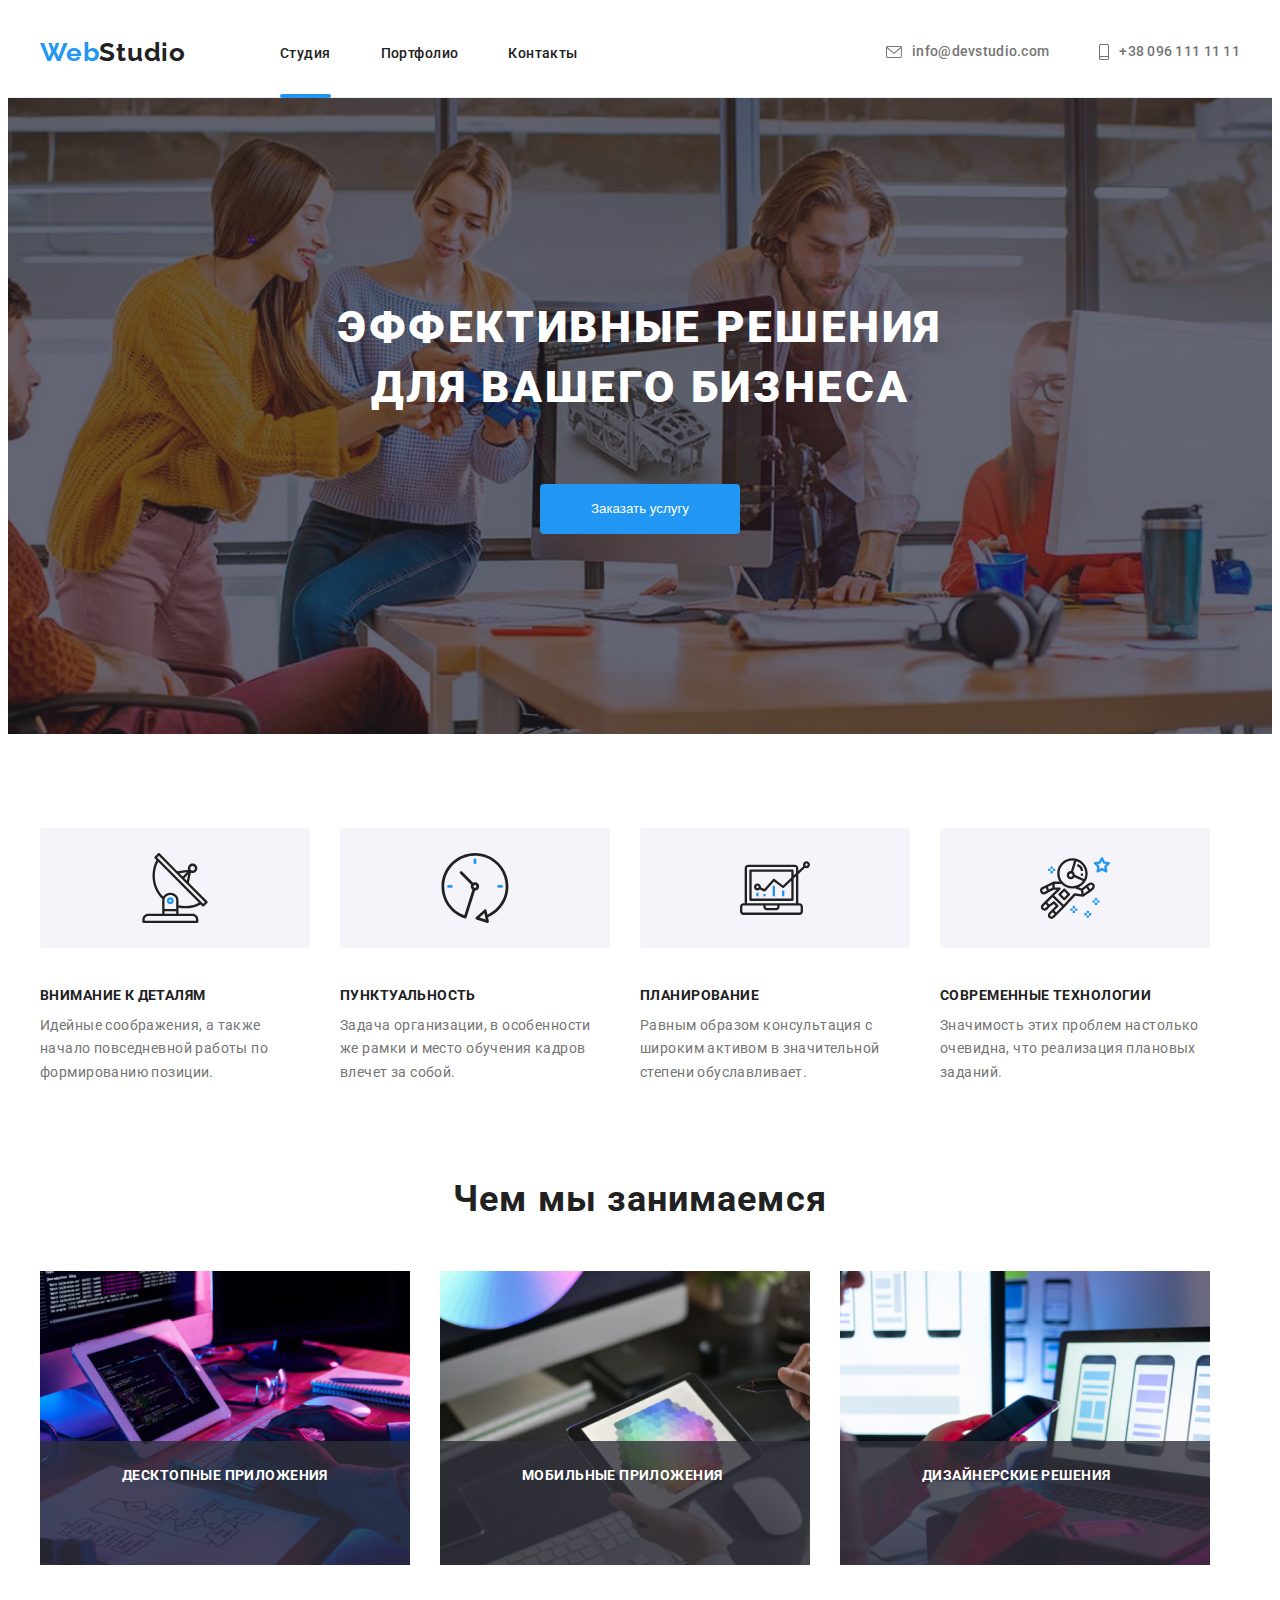
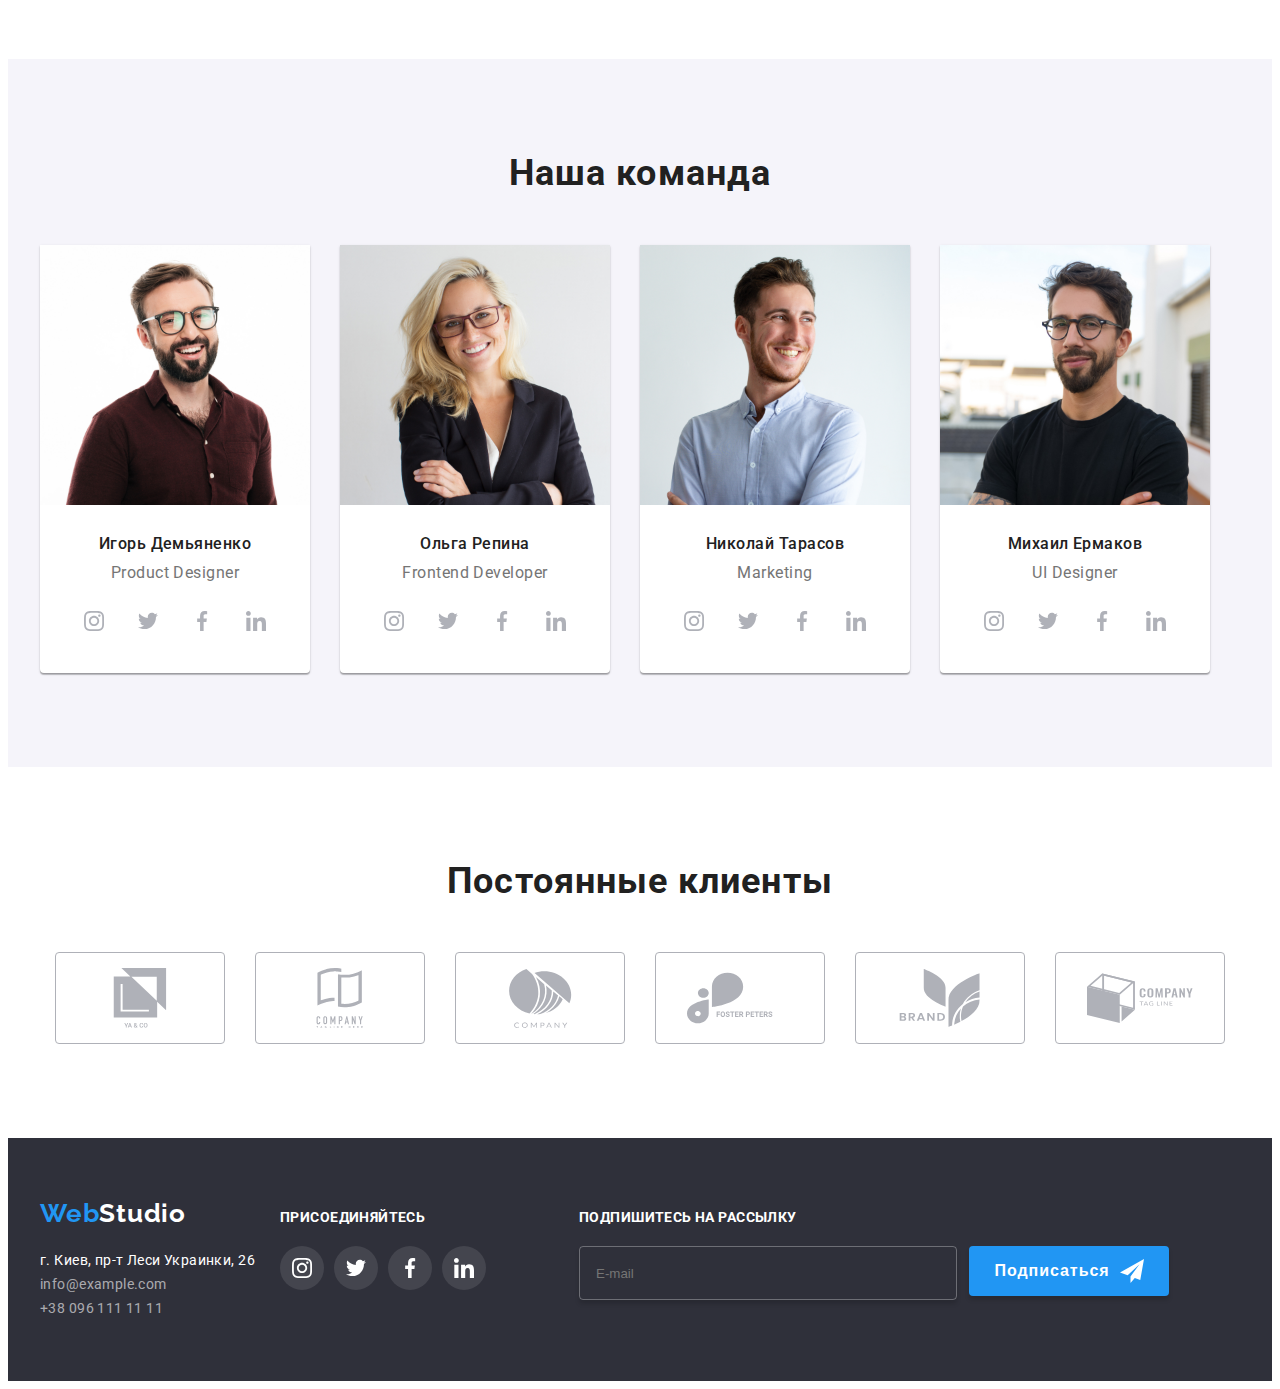
<file: index.html>
<!DOCTYPE html>
<html lang="ru">
  <head>
    <meta charset="UTF-8" />
    <meta http-equiv="X-UA-Compatible" content="IE=edge" />
    <meta name="viewport" content="width=device-width, initial-scale=1.0" />
    <title>Document</title>
    <link
      href="https://fonts.googleapis.com/css2?family=Raleway:wght@700&family=Roboto:wght@400;500;700;900&display=swap"
      rel="stylesheet"
    />
    <link
      rel="stylesheet"
      href="https://cdnjs.cloudflare.com/ajax/libs/modern-normalize/1.1.0/modern-normalize.min.css"
      integrity="sha512-wpPYUAdjBVSE4KJnH1VR1HeZfpl1ub8YT/NKx4PuQ5NmX2tKuGu6U/JRp5y+Y8XG2tV+wKQpNHVUX03MfMFn9Q=="
      crossorigin="anonymous"
      referrerpolicy="no-referrer"
    />
    <link rel="stylesheet" href="./css/main.min.css" />
   
  </head>
  <body>
    <header class="header">
      <div class="container header__container">
        <nav class="navigation">
          <a href="./index.html" class="logo">
            Web<span class="studio">Studio</span>
          </a>
          <ul class="nav">
            <li class="nav__item ">
              <a class="nav__link current " href="/index.html"
                >Студия</a
              >
            </li>
            <li class="nav__item">
              <a class="nav__link " href="./portfolio.html">Портфолио</a>
            </li>
            <li class="nav__item">
              <a class="nav__link" href="">Контакты</a>
            </li>
          </ul>
        </nav>
        <ul class="contacts">
          <li class="contacts__item header-mail">
            <a class="contacts__link " href="mailto:info@devstudio.com"
              > <svg class="contacts__icon" width="16px" height="12px">
                <use href="./images/sprite.svg#icon-envelope"></use>
              </svg>info@devstudio.com</a
            >
          </li>
          <li class="contacts__item header-tel ">
            <a class="contacts__link " href="tel:+380961111111"
              ><svg class="contacts__icon" width="10px" height="16px">
              <use href="./images/sprite.svg#icon-smartphone"></use>
              </svg>+38 096 111 11 11</a
            >
          </li>
        </ul>
      </div>
    </header>
    <main>
      <section class="hero">
        <div class="container ">
          <h1 class="hero__title">
            Эффективные решения <br />
            для вашего бизнеса
          </h1>
          <button class="hero__button btn" data-modal-open type="button">Заказать услугу</button>
        </div>
      </section>
      <section class="section">
        <div class="container">
          <h2 class="section__title visually-hidden">Наши плюсы</h2>
          <ul class="features">
            <li class="features__item"> <div class="features__container">
              <svg class="features__icon">
                <use href="./images/sprite.svg#icon-antenna"></use>
              </svg>
            </div>
              <h3 class="features__title">Внимание к деталям</h3>
              <p class="features__text">
                Идейные соображения, а также начало повседневной работы по
                формированию позиции.
              </p>
            </li>
            <li class="features__item"> <div class="features__container">
              <svg class="features__icon">
                <use href="./images/sprite.svg#icon-clock"></use>
              </svg>
            </div>
              <h3 class="features__title">Пунктуальность</h3>
              <p class="features__text">
                Задача организации, в особенности же рамки и место обучения
                кадров влечет за собой.
              </p>
            </li>
            <li class="features__item">
              <div class="features__container"><svg class="features__icon">
                <use href="./images/sprite.svg#icon-diagram"></use>
              </svg>
            </div>
              <h3 class="features__title">Планирование</h3>
              <p class="features__text">
                Равным образом консультация с широким активом в значительной
                степени обуславливает.
              </p>
            </li>
            <li class="features__item"> <div class="features__container">
              <svg class="features__icon" >
                <use  href="./images/sprite.svg#icon-astronaut"></use>
              </svg>
            </div>
              <h3 class="features__title">Современные технологии</h3>
              <p class="features__text">
                Значимость этих проблем настолько очевидна, что реализация
                плановых заданий.
              </p>
            </li>
          </ul>
        </div>
      </section>
      <section class="section section__task">
        <div class="container">
          <h2 class="section__title">Чем мы занимаемся</h2>
          <ul class="task ">
            <li class="task__item">
              <div class="task__wrapper">
              <img
                src="./images/box1.jpg"
                alt="набор текста на клавиатуре"
                width="370"
              />
              <p class="task__text">Десктопные приложения</p>
            </div>
            </li>
            <li class="task__item">
              <div class="task__wrapper">
              <img
                src="./images/img(1).jpg"
                alt="использование графического планшета"
                width="370"
              />
              <p class="task__text">Мобильные приложения</p>
            </div>
            </li>
            <li class="task__item">
              <div class="task__wrapper">

              <img
                src="./images/img2.jpg"
                alt="использование телефона"
                width="370"
              />
              <p class="task__text">Дизайнерские решения</p>
            </div>
            </li>
          </ul>
        </div>
      </section>
      <section class=" section section__team">
        <div class="container">
          <h2 class="section__title">Наша команда</h2>
          <ul class="team">
            <li class="team__item">
              <img
                src="./images/img(2).jpg"
                alt="портрет Игоря Демьяненко "
                width="270"
              />
              <div class="box">
                <h3 class="box__title">Игорь Демьяненко</h3>
                <p class="box__paragraph">Product Designer</p>
                <ul class=" social">
                  <li class="social__item">
                    <a href="" class="social__link">
                      <svg class="social__icon">
                        <use href="./images/sprite.svg#icon-instagram"></use>
                      </svg>
                    </a>
                  </li>
                  <li class="social__item">
                    <a href="" class="social__link">
                      <svg class="social__icon">
                        <use href="./images/sprite.svg#icon-twitter"></use>
                      </svg>
                    </a>
                  </li>
                  <li class="social__item">
                    <a href="" class="social__link">
                      <svg class="social__icon">
                        <use href="./images/sprite.svg#icon-facebook"></use>
                      </svg>
                    </a>
                  </li>
                  <li class="social__item">
                    <a href="" class="social__link">
                      <svg class="social__icon">
                        <use href="./images/sprite.svg#icon-linkedin"></use>
                      </svg>
                    </a>
                  </li>
                </ul>
              </div>
            </li>
            <li class="team__item">
              <img
                src="./images/img(3).jpg"
                alt="портрет Ольги Репиной "
                width="270"
              />
              <div class="box">
                <h3 class="box__title">Ольга Репина</h3>
                <p class="box__paragraph">Frontend Developer</p>
                    <ul class=" social">
                      <li class="social__item">
                        <a href="" class="social__link">
                          <svg class="social__icon">
                            <use href="./images/sprite.svg#icon-instagram"></use>
                          </svg>
                        </a>
                      </li>
                      <li class="social__item">
                        <a href="" class="social__link">
                          <svg class="social__icon">
                            <use href="./images/sprite.svg#icon-twitter"></use>
                          </svg>
                        </a>
                      </li>
                      <li class="social__item">
                        <a href="" class="social__link">
                          <svg class="social__icon">
                            <use href="./images/sprite.svg#icon-facebook"></use>
                          </svg>
                        </a>
                      </li>
                      <li class="social__item">
                        <a href="" class="social__link">
                          <svg class="social__icon">
                            <use href="./images/sprite.svg#icon-linkedin"></use>
                          </svg>
                        </a>
                      </li>
                    </ul>
              </div>
            </li>
            <li class="team__item">
              <img
                src="./images/img(4).jpg"
                alt="портрет Николая Тарасова"
                width="270"
              />
              <div class="box">
                <h3 class="box__title">Николай Тарасов</h3>
                <p class="box__paragraph">Marketing</p>
                  <ul class=" social">
                    <li class="social__item">
                      <a href="" class="social__link">
                        <svg class="social__icon">
                          <use href="./images/sprite.svg#icon-instagram"></use>
                        </svg>
                      </a>
                    </li>
                    <li class="social__item">
                      <a href="" class="social__link">
                        <svg class="social__icon">
                          <use href="./images/sprite.svg#icon-twitter"></use>
                        </svg>
                      </a>
                    </li>
                    <li class="social__item">
                      <a href="" class="social__link">
                        <svg class="social__icon">
                          <use href="./images/sprite.svg#icon-facebook"></use>
                        </svg>
                      </a>
                    </li>
                    <li class="social__item">
                      <a href="" class="social__link">
                        <svg class="social__icon">
                          <use href="./images/sprite.svg#icon-linkedin"></use>
                        </svg>
                      </a>
                    </li>
                  </ul>
              </div>
            </li>
            <li class="team__item">
              <img
                src="./images/img.jpg"
                alt="портрет Михаила Ермакова"
                width="270"
              />
              <div class="box">
                <h3 class="box__title">Михаил Ермаков</h3>
                <p class="box__paragraph">UI Designer</p>
                    <ul class=" social">
                      <li class="social__item">
                        <a href="" class="social__link">
                          <svg class="social__icon">
                            <use href="./images/sprite.svg#icon-instagram"></use>
                          </svg>
                        </a>
                      </li>
                      <li class="social__item">
                        <a href="" class="social__link">
                          <svg class="social__icon">
                            <use href="./images/sprite.svg#icon-twitter"></use>
                          </svg>
                        </a>
                      </li>
                      <li class="social__item">
                        <a href="" class="social__link">
                          <svg class="social__icon">
                            <use href="./images/sprite.svg#icon-facebook"></use>
                          </svg>
                        </a>
                      </li>
                    <li class="social__item">
                      <a href="" class="social__link">
                        <svg class="social__icon">
                          <use href="./images/sprite.svg#icon-linkedin"></use>
                        </svg>
                      </a>
                    </li>
                    </ul>
        </div>
      </section>
      <section class=" section section__customer">
        <div class="container">
          <h2 class="section__title">Постоянные клиенты</h2>
          <ul class="customer">
            <li class="customer__item">
              <a href="" class="customer__link">
                <svg class="customer__icon">
                  <use href="./images/sprite.svg#icon-1"></use>
                </svg>
              </a>
            </li>
            <li class="customer__item">
              <a href="" class="customer__link">
                <svg class="customer__icon ">
                  <use href="./images/sprite.svg#icon-2"></use>
                </svg>
              </a>
              <li class="customer__item">
                <a href="" class="customer__link">
                  <svg class="customer__icon ">
                    <use href="./images/sprite.svg#icon-3"></use>
                  </svg>
                </a>
                <li class="customer__item">
                  <a href="" class="customer__link">
                    <svg class="customer__icon ">
                      <use href="./images/sprite.svg#icon-4"></use>
                    </svg>
                  </a>
                  <li class="customer__item">
                    <a href="" class="customer__link">
                      <svg class="customer__icon ">
                        <use href="./images/sprite.svg#icon-5"></use>
                      </svg>
                    </a>
                    <li class="customer__item">
                      <a href="" class="customer__link">
                        <svg class="customer__icon ">
                          <use href="./images/sprite.svg#icon-6"></use>
                        </svg>
                      </a>
            </ul>
        </div>
      </section>
    </main>
    <footer class="footer">
      <div class="container footer-container">
        <div class="" ><a href="./index.html" class="logo">
          Web<span class="footer__studio">Studio</span>
        </a>
        <address class="address">
          <ul class="connection">
            <li class="connection__item ">г. Киев, пр-т Леси Украинки, 26</li>
            <li class="connection__item">
              <a
                class="connection__link "
                href="mailto:info@devstudio.com"
                >info@example.com</a
              >
            </li>
            <li class="connection__item">
              <a class="connection__link" href="tel:+380961111111"
                >+38 096 111 11 11</a
              >
            </li>
          </ul>
        </address>
      </div> 
      <div class=" right">
        <h2 class="footer-title">присоединяйтесь</h2>
        <ul class="join ">
          <li class="join__item">
            <a href="" class="join__link">
              <svg class="join__icon">
                <use href="./images/sprite.svg#icon-instagram"></use>
              </svg>
            </a>
          </li>
          <li class="join__item">
            <a href="" class="join__link">
              <svg class="join__icon">
                <use href="./images/sprite.svg#icon-twitter"></use>
              </svg>
            </a>
          </li>
          <li class="join__item">
            <a href="" class="join__link">
              <svg class="join__icon">
                <use href="./images/sprite.svg#icon-facebook"></use>
              </svg>
            </a>
          </li>
          <li class="join__item">
            <a href="" class="join__link">
              <svg class="join__icon">
                <use href="./images/sprite.svg#icon-linkedin"></use>
              </svg>
            </a>
          </li>
        </ul>
      </div>
      <div class="form">
          <h2 class="footer-title ">Подпишитесь на рассылку</h2>
         <form action="#" class="form-send">
      <div class="follow"> <input type="text" name="user-mail-follow" id="user-mail-follow" class="follow__mail" placeholder="E-mail" />
          <button type="submit" class="btn follow__btn">Подписаться
            <svg class="follow__icon" width="24" height="24">
              <use href="./images/sprite.svg#icon-send"></use>
            </svg>
          </button>
        </div>
         </form>
        
      </div>
    </div>
    </footer>
    <div class="backdrop is-hidden " data-modal>
      <div class="modal">
        <button type="button" class="close-btn" data-modal-close>
            <svg class="button-icon">
              <use href="./images/sprite.svg#icon-cross"></use>
            </svg>
        </button>
        <p class="modal-title">Оставьте свои данные, мы вам перезвоним</p>
        <form action="#" class="modal-form">
          <div class="modal-field">
            <label for="user-name" class="input-label">Имя</label>
            <span class="input-wrapper">
              <input type="text" name="user-name" id="user-name" class="modal-input" />
              <svg class="input-icon" width="18" height="18">
                <use href="./images/sprite.svg#icon-person-black"></use>
              </svg>
            </span>
          </div>
          <div class="modal-field">
            <label for="user-phone" class="input-label">Телефон</label>
            <span class="input-wrapper">
              <input type="text" name="user-phone" id="user-phone" class="modal-input" />
              <svg class="input-icon" width="18" height="18">
                <use href="./images/sprite.svg#icon-phone-black"></use>
              </svg>
            </span>
          </div>
          <div class="modal-field">
            <label for="user-email" class="input-label">Почта</label>
            <span class="input-wrapper">
              <input type="text" name="user-email" id="user-email" class="modal-input" />
              <svg class="input-icon" width="18" height="18">
                <use href="./images/sprite.svg#icon-email-black"></use>
              </svg>
            </span>
          </div>
          <div class="text-box">
            <label for="user-text" class="input-label" >Комментарий</label>
            <textarea name="user-text" id="user-text" class="modal-input-text" placeholder="Введите текст"></textarea>
          </div>
          <input type="checkbox" id="modal-checkbox" class="modal-checkbox visually-hidden">
          <label for="modal-checkbox" class="check-text">
                        <span>
                            <svg class="check-icon" width="11" height="8">
                                <use
                                    href="./images/sprite.svg#icon-tik"
                                ></use>
                            </svg>
                        </span>
                        Соглашаюсь с рассылкой и принимаю <a href="" class="condition"> Условия договора</a> 
                      </label>
                      <button type="submit" class="btn modal-btn">
                        Отправить
                      </button>
        </form>
      </div>
    </div>
  <script src="./js/modal.js"></script>
  </body>
</html>
</file>
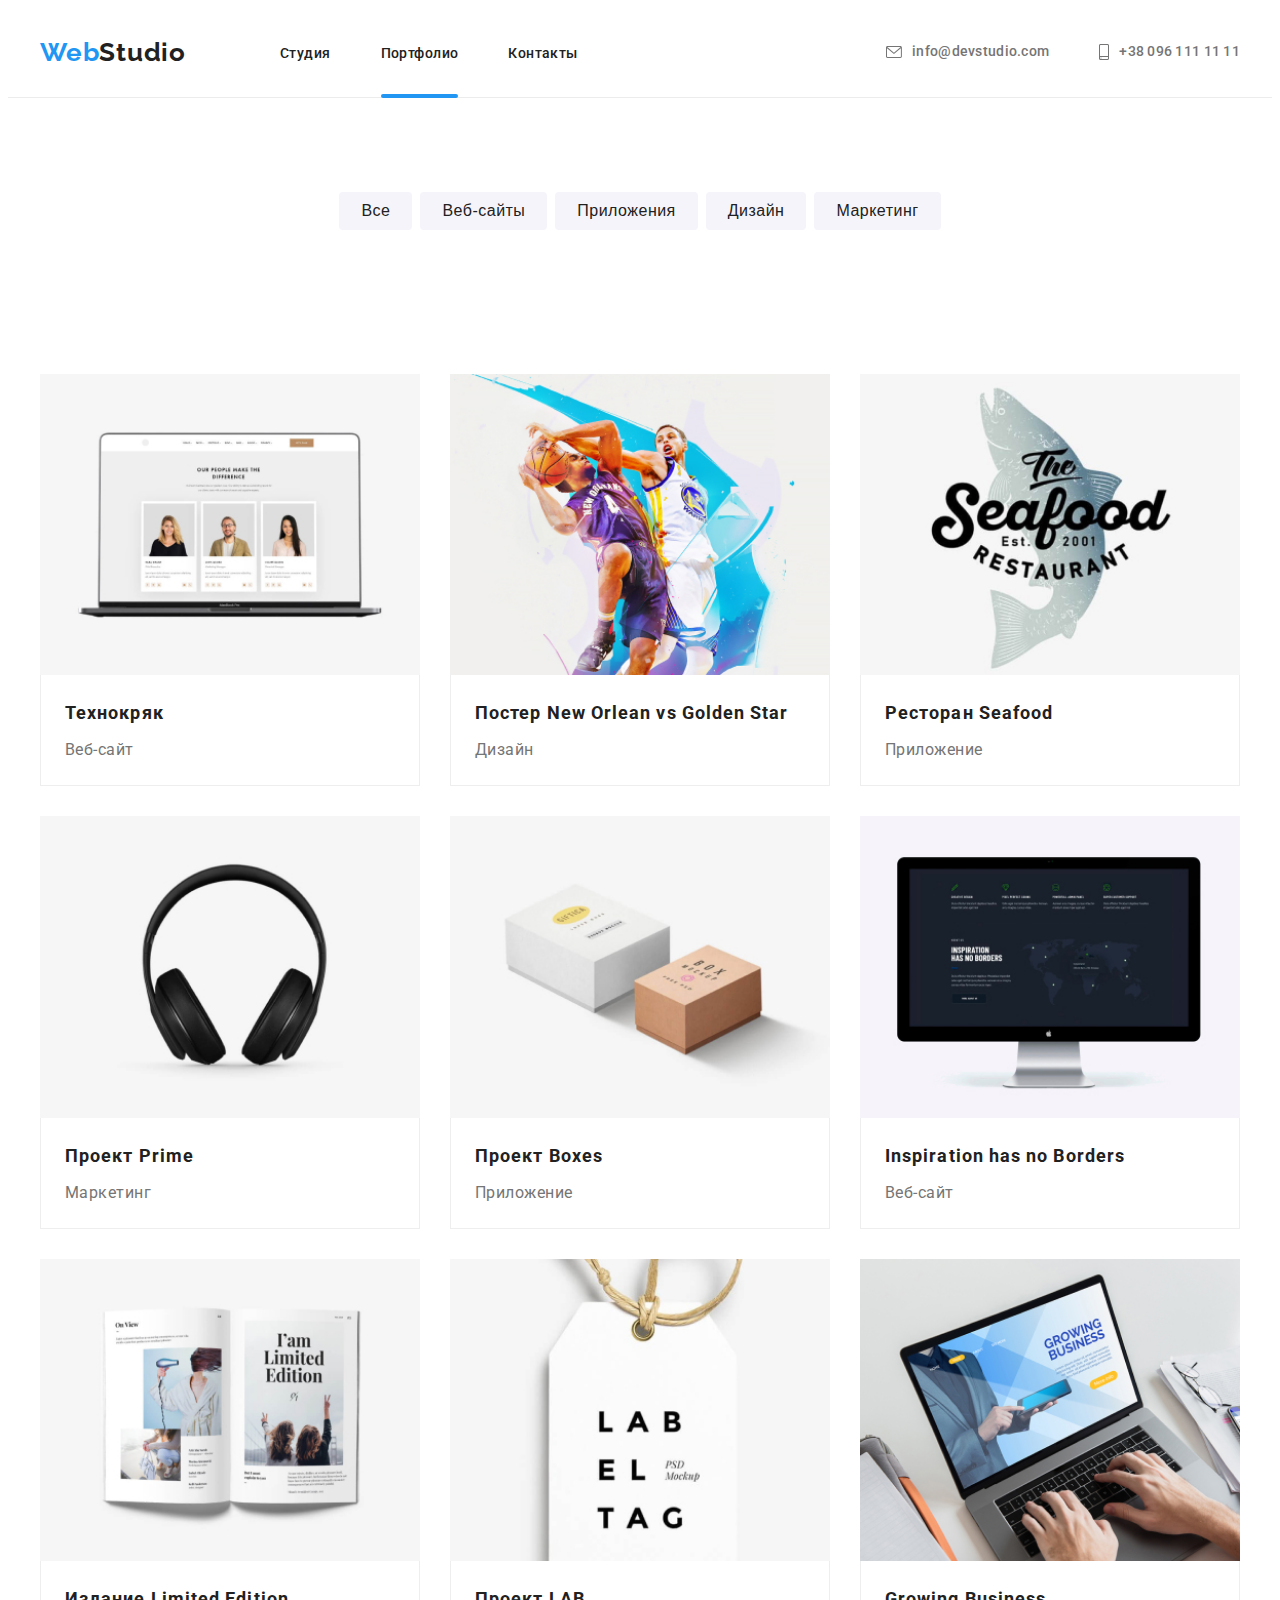
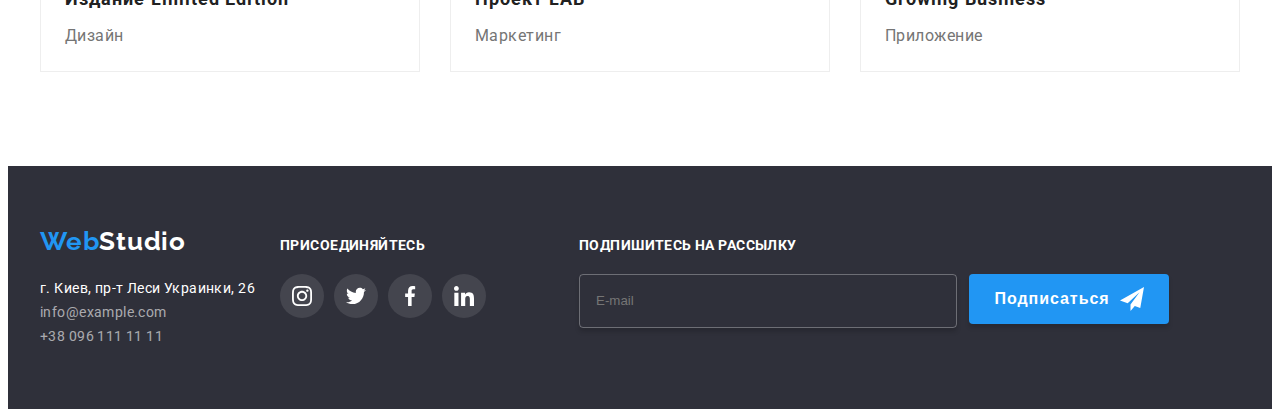
<file: portfolio.html>
<!DOCTYPE html>
<html lang="en">
  <head>
    <meta charset="UTF-8" />
    <meta http-equiv="X-UA-Compatible" content="IE=edge" />
    <meta name="viewport" content="width=device-width, initial-scale=1.0" />
    <title>Document</title>
    <link
      href="https://fonts.googleapis.com/css2?family=Raleway:wght@700&family=Roboto:wght@400;500;700;900&display=swap"
      rel="stylesheet"
    />
    <link rel="stylesheet" href="./css/main.min.css" />
  </head>
  <body>
    <header class="header">
      <div class="container header__container">
        <nav class="navigation">
          <a href="./index.html" class="logo">
            Web<span class="studio">Studio</span>
          </a>
          <ul class="nav">
            <li class="nav__item">
              <a class="nav__link  " href="/index.html">Студия</a>
            </li>
            <li class="nav__item">
              <a class="nav__link current " href="./portfolio.html">Портфолио</a>
            </li>
            <li class="nav__item">
              <a class="nav__link" href="">Контакты</a>
            </li>
          </ul>
        </nav>
        <ul class="contacts">
          <li class="contacts__item header-mail">
            <a class="contacts__link " href="mailto:info@devstudio.com"> <svg class="contacts__icon" width="16px"
                height="12px">
                <use href="./images/sprite.svg#icon-envelope"></use>
              </svg>info@devstudio.com</a>
          </li>
          <li class="contacts__item header-tel ">
            <a class="contacts__link " href="tel:+380961111111"><svg class="contacts__icon" width="10px" height="16px">
                <use href="./images/sprite.svg#icon-smartphone"></use>
              </svg>+38 096 111 11 11</a>
          </li>
        </ul>
      </div>
    </header>
    <main>
      <section class="section">
        <div class="container ">
          <h1 class="visually-hidden">Наши работы</h1>
          <ul class="sort">
            <li class="sort__item"><button type="button" class="sort__button btn" >Все</button></li>
            <li class="sort__item"><button type="button" class="sort__button btn">Веб-сайты</button></li>
            <li class="sort__item">
              <button type="button" class="sort__button btn">Приложения</button>
            </li>
            <li class="sort__item"><button type="button" class="sort__button btn">Дизайн</button></li>
            <li class="sort__item"><button type="button" class="sort__button btn">Маркетинг</button></li>
          </ul>
          <ul class="examples ">
            <li class="examples__item">
              <a class="examples__link link" href="">
                <div class="examples__wrapper">
                  <img class="main-img" src="./images/img11.jpg" width="370" height="294" alt="" />
                <p class="examples__text ">
                  Технокряк это современная площадка распространения коронавируса. Компании используют эту платформу для цифрового
                  шпионажа и атак на защищённые сервера конкурентов.
                </p>
              </div>
              <div class="case">
                <h2 class="case__title">Технокряк</h2>
                <p class="case-paragraph">Веб-сайт</p>
              </div></a>
            </li>
            <li class="examples__item">
              <a class="examples__link link" href="">
                <div class="examples__wrapper"><img class="main-img" src="./images/img-2.jpg" width="370" height="294" alt="" />
                <p class="examples__text ">
                  Технокряк это современная площадка распространения коронавируса. Компании используют эту платформу для цифрового
                  шпионажа и атак на защищённые сервера конкурентов.
                </p></div>
              <div class="case">
                <h2 class="case__title">
                  Постер New Orlean vs Golden Star
                </h2>
                <p class="case-paragraph">Дизайн</p>
              </div></a>
            </li>
            <li class="examples__item">
             <a class="examples__link link" href=""> <div class="examples__wrapper"><img class="main-img" src="./images/img-3.jpg" width="370" height="294" alt="" />
              <p class="examples__text ">
                Технокряк это современная площадка распространения коронавируса. Компании используют эту платформу для цифрового
                шпионажа и атак на защищённые сервера конкурентов.
              </p></div>
              <div class="case">
                <h2 class="case__title">Ресторан Seafood</h2>
                <p class="case-paragraph">Приложение</p>
              </div></a>
            </li>
            <li class="examples__item">
              <a class="examples__link link" href=""><div class="examples__wrapper"><img class="main-img" src="./images/img-4.jpg" width="370" height="294" alt="" />
                <p class="examples__text ">
                  Технокряк это современная площадка распространения коронавируса. Компании используют эту платформу для цифрового
                  шпионажа и атак на защищённые сервера конкурентов.
                </p></div>
              <div class="case">
                <h2 class="case__title">Проект Prime</h2>
                <p class="case-paragraph">Маркетинг</p>
              </div></a>
            </li>
            <li class="examples__item">
              <a class="examples__link link" href=""><div class="examples__wrapper"><img class="main-img" src="./images/img-5.jpg" width="370" height="294" alt="" />
                <p class="examples__text ">
                  Технокряк это современная площадка распространения коронавируса. Компании используют эту платформу для цифрового
                  шпионажа и атак на защищённые сервера конкурентов.
                </p></div>
              <div class="case">
                <h2 class="case__title">Проект Boxes</h2>
                <p class="case-paragraph">Приложение</p>
              </div></a>
            </li>
            <li class="examples__item">
              <a class="examples__link link" href=""><div class="examples__wrapper"><img class="main-img" src="./images/img-6.jpg" width="370" height="294" alt="" />
                <p class="examples__text ">
                  Технокряк это современная площадка распространения коронавируса. Компании используют эту платформу для цифрового
                  шпионажа и атак на защищённые сервера конкурентов.
                </p></div>
              <div class="case">
                <h2 class="case__title">Inspiration has no Borders</h2>
                <p class="case-paragraph">Веб-сайт</p>
              </div></a>
            </li>
            <li class="examples__item">
              <a class="examples__link link" href=""><div class="examples__wrapper"><img class="main-img" src="./images/img-7.jpg" width="370" height="294" alt="" />
                <p class="examples__text ">
                  Технокряк это современная площадка распространения коронавируса. Компании используют эту платформу для цифрового
                  шпионажа и атак на защищённые сервера конкурентов.
                </p></div>
              <div class="case">
                <h2 class="case__title">Издание Limited Edition</h2>
                <p class="case-paragraph">Дизайн</p>
              </div></a>
            </li>
            <li class="examples__item">
              <a class="examples__link link" href=""><div class="examples__wrapper"><img class="main-img" src="./images/img-8.jpg" width="370" height="294" alt="" />
                <p class="examples__text ">
                  Технокряк это современная площадка распространения коронавируса. Компании используют эту платформу для цифрового
                  шпионажа и атак на защищённые сервера конкурентов.
                </p></div>
              <div class="case">
                <h2 class="case__title">Проект LAB</h2>
                <p class="case-paragraph">Маркетинг</p>
              </div></a>
            </li>
            <li class="examples__item">
              <a class="examples__link link" href=""><div class="examples__wrapper"><img class="main-img" src="./images/img-9.jpg" width="370" height="294" alt="" />
                <p class="examples__text ">
                  Технокряк это современная площадка распространения коронавируса. Компании используют эту платформу для цифрового
                  шпионажа и атак на защищённые сервера конкурентов.
                </p></div>
              <div class="case">
                <h2 class="case__title">Growing Business</h2>
                <p class="case-paragraph">Приложение</p>
              </div></a>
            </li>
          </ul>
        </div>
      </section>
    </main>
<footer class="footer">
  <div class="container footer-container">
    <div class=""><a href="./index.html" class="logo">
        Web<span class="footer__studio">Studio</span>
      </a>
      <address class="address">
        <ul class="connection">
          <li class="connection__item ">г. Киев, пр-т Леси Украинки, 26</li>
          <li class="connection__item">
            <a class="connection__link " href="mailto:info@devstudio.com">info@example.com</a>
          </li>
          <li class="connection__item">
            <a class="connection__link" href="tel:+380961111111">+38 096 111 11 11</a>
          </li>
        </ul>
      </address>
    </div>
    <div class=" right">
      <h2 class="footer-title">присоединяйтесь</h2>
      <ul class="join ">
        <li class="join__item">
          <a href="" class="join__link">
            <svg class="join__icon">
              <use href="./images/sprite.svg#icon-instagram"></use>
            </svg>
          </a>
        </li>
        <li class="join__item">
          <a href="" class="join__link">
            <svg class="join__icon">
              <use href="./images/sprite.svg#icon-twitter"></use>
            </svg>
          </a>
        </li>
        <li class="join__item">
          <a href="" class="join__link">
            <svg class="join__icon">
              <use href="./images/sprite.svg#icon-facebook"></use>
            </svg>
          </a>
        </li>
        <li class="join__item">
          <a href="" class="join__link">
            <svg class="join__icon">
              <use href="./images/sprite.svg#icon-linkedin"></use>
            </svg>
          </a>
        </li>
      </ul>
    </div>
    <div class="form">
      <h2 class="footer-title ">Подпишитесь на рассылку</h2>
      <form action="#" class="form-send">
        <div class="follow"> <input type="text" name="user-mail-follow" id="user-mail-follow" class="follow__mail"
            placeholder="E-mail" />
          <button type="submit" class="btn follow__btn">Подписаться
            <svg class="follow__icon" width="24" height="24">
              <use href="./images/sprite.svg#icon-send"></use>
            </svg>
          </button>
        </div>
      </form>

    </div>
  </div>
</footer>
  </body>
</html>
</file>
<file: css/main.min.css>
:root{--title-color: #212121;--accent-color: #2196f3;--text-color: #757575;--primary-title-color: #ffffff;--background-color: #2f303a;--button-color: #2196f3;--button-text-color: #ffffff;--footer-color: #ffffff99;--bg-footer-color: #2f303a;--buttons-color-portfolio: #f5f4fa;--footer-link-color: rgba(255, 255, 255, 0.6);--our-team-bgc: #f5f4fa;--icon-color: #afb1b8;--modal-color-input: #757575}p,h1,h2,h3,h4,h5,h6{margin:0}ul{list-style:none;margin:0;padding-left:0}input{cursor:pointer}img{display:block;max-width:100%;height:auto}body{font-family:"Roboto", sans-serif;letter-spacing:0.02em}.section{padding-top:94px;padding-bottom:94px}a{text-decoration:none}.btn{cursor:pointer;border:transparent}.section__title{font-weight:700;font-size:36px;line-height:1.16;letter-spacing:0.03em;color:var(--title-color);margin-bottom:50px;text-align:center}.visually-hidden{position:absolute;width:1px;height:1px;margin:-1px;padding:0;overflow:hidden;border:0;clip:rect(0 0 0 0)}.container{padding:0 15px;width:1200px;margin:0 auto}.current{color:var(--accent-color)}.current::after{content:"";position:absolute;width:100%;height:4px;border-radius:2px;background-color:var(--accent-color);display:block;bottom:-37px}.header{padding-top:29px;padding-bottom:29px;border-bottom:solid 1px #ececec}.contacts__link{display:flex;align-items:center}.contacts__link:hover .contacts__icon{fill:var(--accent-color)}.contacts__link:focus .contacts__icon{fill:var(--accent-color)}.header__container{display:flex;align-items:center}.navigation{display:flex;align-items:center}.nav{display:flex}.contacts{margin-left:auto;display:flex;align-items:center}.contacts__icon{fill:var(--text-color);margin-right:10px;transition:fill 250ms cubic-bezier(0.4, 0, 0.2, 1)}.nav__item:not(:last-child){margin-right:50px}.logo{color:var(--accent-color);font-family:Raleway;font-weight:700;font-size:26px;line-height:1.19;letter-spacing:0.03em;margin-right:94px}.studio{color:var(--title-color)}.nav__link{font-weight:500;font-size:14px;line-height:1.14;letter-spacing:0.03em;color:var(--title-color);position:relative;transition:color 250ms cubic-bezier(0.4, 0, 0.2, 1)}.nav__link:hover,.nav__link:focus{color:var(--accent-color)}.contacts__link{font-weight:500;font-size:14px;line-height:1.14;letter-spacing:0.02em;color:var(--text-color);transition:color 250ms cubic-bezier(0.4, 0, 0.2, 1)}.contacts__link:hover,.contacts__link:focus{color:var(--accent-color)}.contacts__item:not(:last-child){margin-right:50px}.hero{padding-top:200px;padding-bottom:200px;background-image:linear-gradient(to right, rgba(47,48,58,0.4), rgba(47,48,58,0.4)),url(../images/main-bg.jpg);background-repeat:no-repeat;background-position:center;background-size:cover;text-align:center}.hero__title{font-weight:900;font-size:44px;line-height:1.36;letter-spacing:0.06em;color:var(--primary-title-color);margin-bottom:66px;text-transform:uppercase}.hero__button{background-color:var(--button-color);color:var(--button-text-color);width:200px;height:50px;border-radius:4px;padding:10px 32px}.features__container{height:120px;width:270px;background-color:var(--buttons-color-portfolio);margin-bottom:40px;border-radius:4px;display:flex;justify-content:center;align-items:center}.features__icon{height:70px;width:70px;background-size:cover}.features{display:flex;flex-wrap:wrap}.features__item:not(:last-child){margin-right:30px}.features__title{font-weight:700;font-size:14px;line-height:1.14;letter-spacing:0.03em;text-transform:uppercase;color:var(--title-color);margin-bottom:10px}.features__text{width:270px;font-size:14px;line-height:1.71;letter-spacing:0.03em;color:var(--text-color)}.section__task{padding-top:0}.task__wrapper{position:relative;overflow:hidden}.task__text{font-weight:700;font-size:14px;line-height:1.14;letter-spacing:0.03em;text-transform:uppercase;color:var(--primary-title-color);background:rgba(47,48,58,0.8);bottom:0;height:70px;width:100%;padding:27px 82px;position:absolute}.task{display:flex}.task__item:not(:last-child){margin-right:30px}.section__team{background-color:var(--our-team-bgc)}.team__title{font-weight:700;font-size:36px;line-height:1.16;letter-spacing:0.03em;color:var(--title-color);margin-bottom:50px;text-align:center}.team{display:flex}.team__item{box-shadow:0px 1px 3px rgba(0,0,0,0.12),0px 1px 1px rgba(0,0,0,0.14),0px 2px 1px rgba(0,0,0,0.2);border-radius:0px 0px 4px 4px;background-color:#fff}.team__item:not(:last-child){margin-right:30px}.box{padding-top:30px;padding-bottom:30px}.box__title{font-weight:500;font-size:16px;line-height:1.18;letter-spacing:0.03em;color:var(--title-color);margin-bottom:10px;text-align:center}.box__paragraph{font-size:16px;line-height:1.18;letter-spacing:0.03em;color:var(--text-color);text-align:center;margin-bottom:16px}.social{display:flex;justify-content:center}.social__item{height:44px;width:44px}.social__item+.social__item{margin-left:10px}.social__icon{height:20px;width:20px;fill:var(--icon-color);transition:fill 250ms cubic-bezier(0.4, 0, 0.2, 1)}.social__link{width:100%;height:100%;border-radius:50%;background-color:var(--button-text-color);display:flex;align-items:center;justify-content:center;transition:background-color 250ms cubic-bezier(0.4, 0, 0.2, 1)}.social__link:hover,.social__link:focus{background-color:var(--button-color)}.social__link:hover .social__icon,.social__link:focus .social__icon{fill:var(--primary-title-color)}.customer{display:flex;justify-content:center}.customer__item{height:92px;width:170px}.customer__item+.customer__item{margin-left:30px}.customer__icon{height:60px;width:106px;fill:var(--icon-color);transition:fill 250ms cubic-bezier(0.4, 0, 0.2, 1)}.customer__link{width:100%;height:100%;border-radius:4px;background-color:var(--button-text-color);display:flex;align-items:center;justify-content:center;border:1px solid #afb1b8;box-sizing:border-box;transition:border-color 250ms cubic-bezier(0.4, 0, 0.2, 1)}.customer__link:hover,.customer__link:focus{border-color:var(--button-color)}.customer__link:hover .customer__icon,.customer__link:focus .customer__icon{fill:var(--button-color)}.footer-container{display:flex;align-items:baseline}.footer__contacts{margin-right:70px}.footer{background-color:var(--bg-footer-color);padding-top:60px;padding-bottom:60px}.connection__item{font-size:14px;line-height:1.71;letter-spacing:0.03em;color:var(--primary-title-color)}.address{margin-top:20px}.connection{font-size:14px;line-height:1.71;letter-spacing:0.03em;color:var(--footer-color);font-style:normal}.footer__studio{color:var(--button-text-color)}.connection__link{font-weight:400;font-size:14px;line-height:1.71;letter-spacing:0.03em;color:rgba(255,255,255,0.6);transition:color 250ms cubic-bezier(0.4, 0, 0.2, 1);display:block}.connection__link:hover,.connection__link:focus{color:var(--accent-color)}.join{display:flex;justify-content:center}.footer-title{font-weight:700;font-size:14px;line-height:1.14;letter-spacing:0.03em;text-transform:uppercase;color:var(--primary-title-color);margin-bottom:20px}.join__item{height:44px;width:44px}.join__item+.join__item{margin-left:10px}.join__link{width:100%;height:100%;border-radius:50%;background-color:rgba(255,255,255,0.1);display:flex;align-items:center;justify-content:center;transition:background-color 250ms cubic-bezier(0.4, 0, 0.2, 1)}.join__link:hover,.join__link:focus{background-color:var(--button-color)}.join__link:hover .social__icon,.join__link:focus .social__icon{fill:var(--primary-title-color)}.join__icon{height:20px;width:20px;fill:var(--button-text-color);transition:fill 250ms cubic-bezier(0.4, 0, 0.2, 1)}.follow__mail{width:358px;height:50px;border:1px solid rgba(255,255,255,0.3);box-shadow:0px 4px 4px rgba(0,0,0,0.15);border-radius:4px;background-color:transparent;padding-left:16px;color:#ffffff}.form{margin-left:93px}.follow{display:flex;justify-content:center}.follow__btn{width:200px;height:50px;background-color:var(--accent-color);box-shadow:0px 4px 4px rgba(0,0,0,0.15);border-radius:4px;font-weight:700;font-size:16px;line-height:1.87;letter-spacing:0.06em;color:var(--primary-title-color);margin-left:12px;position:relative;display:flex;align-items:center;justify-content:center}.follow__icon{margin-left:10px}.backdrop{position:fixed;width:100vw;height:100vh;background-color:rgba(0,0,0,0.1);top:0;display:flex;align-items:center;justify-content:center;transition:opacity 300ms ease-in-out, visibility 300ms ease-in-out}.backdrop.is-hidden{opacity:0;visibility:hidden;pointer-events:none}.backdrop.is-hidden .modal{transform:scale(2)}.modal{min-width:528px;min-height:581px;background-color:#ffffff;border-radius:4px;position:relative;transform:scale(1);transition:transform 250ms ease;padding:40px}.close-btn{position:absolute;padding:0;right:8px;top:8px;background-color:transparent;border-radius:50%;width:30px;height:30px;border:1px solid rgba(0,0,0,0.1);display:flex;align-items:center;justify-content:center;transition:fill 250ms cubic-bezier(0.4, 0, 0.2, 1);cursor:pointer}.close-btn:hover,.close-btn:focus{fill:var(--accent-color)}.button-icon{height:11px;width:11px}.modal-title{font-weight:700;font-size:20px;line-height:1.15;letter-spacing:0.03em;color:var(--title-color);margin-bottom:20px}.modal-field{margin-bottom:10px}.input-label{font-size:12px;line-height:1.16;letter-spacing:0.01em;color:var(--modal-color-input);display:block;margin-bottom:5px}.input-wrapper{display:block;position:relative}.modal-input{width:100%;height:45px;border-radius:3px;border:1px solid #999999;background:transparent;padding-left:40px;padding-right:20px;outline:none;transition:border-color 250ms cubic-bezier(0.4, 0, 0.2, 1)}.modal-input:focus{border-color:var(--accent-color)}.modal-input:focus+.input-icon{fill:var(--accent-color)}.input-icon{position:absolute;left:10px;top:50%;transform:translateY(-50%);transition:fill 250ms cubic-bezier(0.4, 0, 0.2, 1)}.modal-input-text{width:100%;height:100px;border-radius:3px;resize:none;border:1px solid #999999;background:transparent;padding:10px;display:block}.modal-btn{display:block;margin:0 auto}.check-text{font-size:14px;line-height:1.17;letter-spacing:0.03em;color:var(--text-color);display:flex;margin-bottom:15px;position:relative;align-items:center;justify-content:center}.check-text span{width:15px;height:15px;border:2px solid #303030;border-radius:3px;margin-right:7px;display:flex;align-items:center;justify-content:center}.check-text .modal-checkbox:checked+.check-text span{background-color:var(--accent-color);border:none}.condition{color:var(--button-color)}.modal-btn{background-color:var(--button-color);color:var(--button-text-color);width:200px;height:50px;border-radius:4px;padding:10px 32px}.text-box{margin-bottom:20px}.sort__button{background-color:var(--buttons-color-portfolio);color:var(--title-color);font-weight:500;font-size:16px;line-height:1.6;letter-spacing:0.03em;padding:6px 22px;border-radius:4px;transition:color 250ms cubic-bezier(0.4, 0, 0.2, 1),background-color 250ms cubic-bezier(0.4, 0, 0.2, 1),box-shadow 250ms cubic-bezier(0.4, 0, 0.2, 1)}.sort__button:hover,.sort__button:focus{color:var(--button-text-color);background-color:var(--accent-color);box-shadow:0px 3px 1px rgba(0,0,0,0.1),0px 1px 2px rgba(0,0,0,0.08),0px 2px 2px rgba(0,0,0,0.12)}.sort{display:flex;margin-bottom:50px;justify-content:center}.sort__item:not(:last-child){margin-right:8px}.case__title{font-weight:700;font-size:18px;line-height:2;letter-spacing:0.06em;color:var(--title-color);margin-bottom:4px}.examples__text{font-size:16px;color:#fff;background-color:rgba(33,150,243,0.9);position:absolute;top:0;left:0;font-size:18px;line-height:1.56;height:100%;padding:63px 24px;transform:translateY(100%);transition:transform 250ms cubic-bezier(0.4, 0, 0.2, 1)}.examples__wrapper{position:relative;overflow:hidden}.case-paragraph{font-size:16px;line-height:1.87;letter-spacing:0.03em;color:#757575}.examples{padding-top:94px}.examples__link{display:block;transition:box-shadow 250ms cubic-bezier(0.4, 0, 0.2, 1),fill 250ms cubic-bezier(0.4, 0, 0.2, 1)}.examples__link:hover,.examples__link:focus{box-shadow:0px 1px 1px rgba(0,0,0,0.12),0px 4px 4px rgba(0,0,0,0.06),1px 4px 6px rgba(0,0,0,0.16)}.examples__link:hover .examples__text,.examples__link:focus .examples__text{transform:translateY(0)}.examples{display:flex;flex-wrap:wrap}.examples__item{flex-basis:calc((100% - 60px) / 3);margin-bottom:30px}.examples__item:not(:nth-child(3n)){margin-right:30px}.examples__item:nth-last-child(-n+3){margin-bottom:0}.examples__item img{width:100%}.case{padding-left:24px;padding-right:24px;padding-bottom:20px;padding-top:20px;border-bottom:1px solid #eeeeee;border-left:1px solid #eeeeee;border-right:1px solid #eeeeee}
/*# sourceMappingURL=main.min.css.map */
</file>
